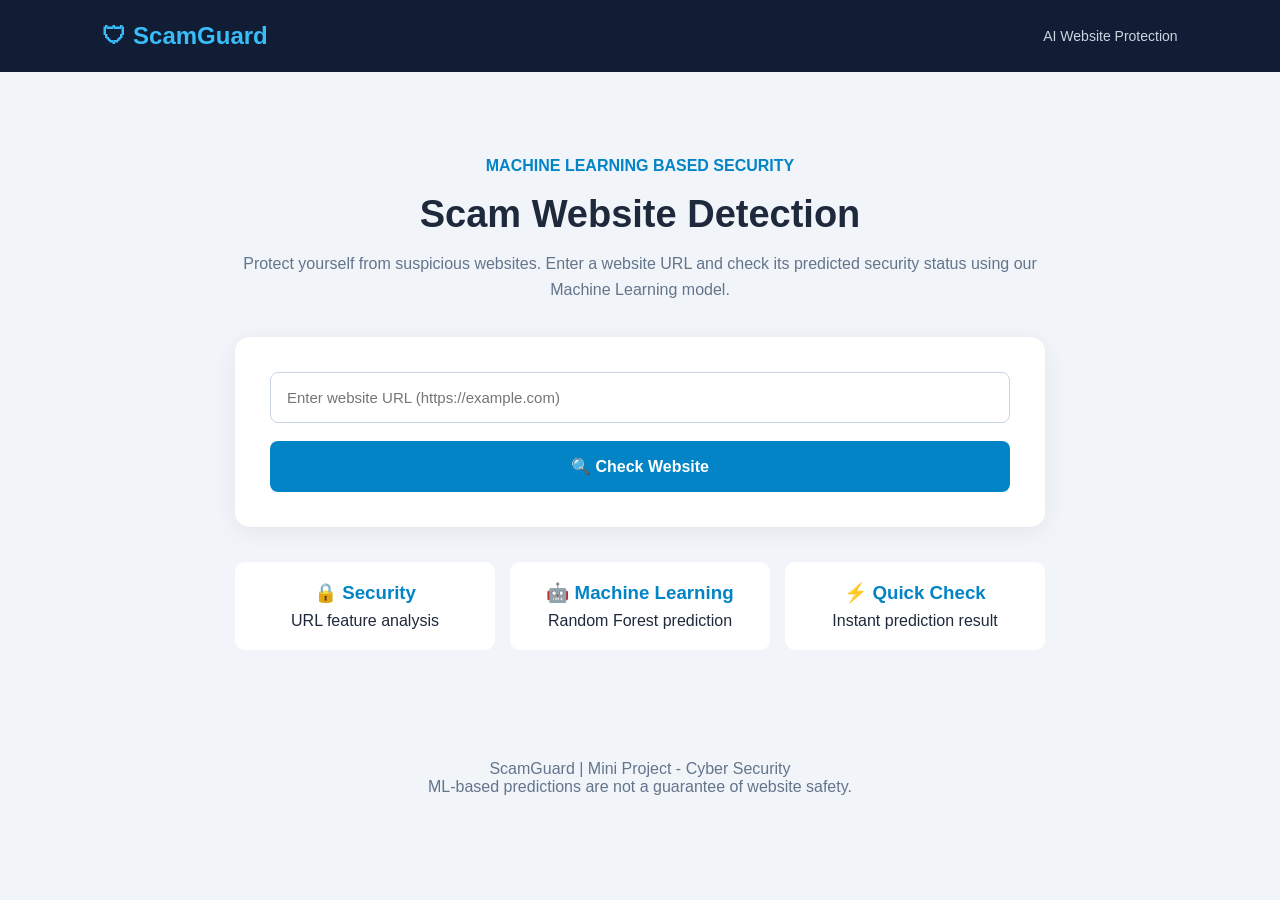
<file: index.html>
<!DOCTYPE html>
<html lang="en">
<head>
<meta charset="UTF-8">
<meta name="viewport" content="width=device-width, initial-scale=1.0">
<title>ScamGuard - Website Detection</title>

<style>
* {
    margin: 0;
    padding: 0;
    box-sizing: border-box;
}

body {
    font-family: Arial, sans-serif;
    background: #f1f5f9;
    color: #1e293b;
}

header {
    background: #101d35;
    color: white;
    padding: 22px 8%;
    display: flex;
    justify-content: space-between;
    align-items: center;
}

header h2 {
    color: #38bdf8;
}

header span {
    font-size: 14px;
    color: #cbd5e1;
}

.container {
    max-width: 850px;
    margin: 65px auto;
    padding: 20px;
    text-align: center;
}

.tag {
    color: #0284c7;
    font-weight: bold;
    margin-bottom: 18px;
}

h1 {
    font-size: 38px;
    margin-bottom: 15px;
}

.description {
    color: #64748b;
    line-height: 1.6;
    margin-bottom: 35px;
}

.scanner {
    background: white;
    padding: 35px;
    border-radius: 15px;
    box-shadow: 0 5px 25px #00000010;
}

input {
    width: 100%;
    padding: 16px;
    border: 1px solid #cbd5e1;
    border-radius: 8px;
    font-size: 15px;
    margin-bottom: 18px;
}

button {
    width: 100%;
    padding: 16px;
    background: #0284c7;
    color: white;
    border: none;
    border-radius: 8px;
    font-size: 16px;
    font-weight: bold;
    cursor: pointer;
}

button:hover {
    background: #0369a1;
}

button:disabled {
    opacity: 0.6;
    cursor: wait;
}

#result {
    margin-top: 25px;
    padding: 20px;
    border-radius: 10px;
    display: none;
    line-height: 1.7;
}

.safe {
    display: block !important;
    background: #dcfce7;
    color: #166534;
    border: 1px solid #86efac;
}

.scam {
    display: block !important;
    background: #fee2e2;
    color: #991b1b;
    border: 1px solid #fca5a5;
}

.error {
    display: block !important;
    background: #fff7ed;
    color: #9a3412;
    border: 1px solid #fed7aa;
}

.features {
    display: flex;
    justify-content: space-around;
    gap: 15px;
    margin-top: 35px;
    flex-wrap: wrap;
}

.feature {
    background: white;
    padding: 20px;
    border-radius: 10px;
    flex: 1;
    min-width: 180px;
}

.feature h3 {
    color: #0284c7;
    margin-bottom: 8px;
}

footer {
    text-align: center;
    padding: 25px;
    color: #64748b;
}

@media(max-width: 600px) {
    h1 { font-size: 28px; }
    .scanner { padding: 22px; }
}
</style>
</head>

<body>

<header>
    <h2>🛡 ScamGuard</h2>
    <span>AI Website Protection</span>
</header>

<div class="container">

    <p class="tag">MACHINE LEARNING BASED SECURITY</p>

    <h1>Scam Website Detection</h1>

    <p class="description">
        Protect yourself from suspicious websites.
        Enter a website URL and check its predicted security status
        using our Machine Learning model.
    </p>

    <div class="scanner">

        <input
            type="text"
            id="urlInput"
            placeholder="Enter website URL (https://example.com)"
        >

        <button id="checkButton" onclick="checkWebsite()">
            🔍 Check Website
        </button>

        <div id="result"></div>

    </div>

    <div class="features">

        <div class="feature">
            <h3>🔒 Security</h3>
            <p>URL feature analysis</p>
        </div>

        <div class="feature">
            <h3>🤖 Machine Learning</h3>
            <p>Random Forest prediction</p>
        </div>

        <div class="feature">
            <h3>⚡ Quick Check</h3>
            <p>Instant prediction result</p>
        </div>

    </div>

</div>

<footer>
    <p>ScamGuard | Mini Project - Cyber Security</p>
    <p>ML-based predictions are not a guarantee of website safety.</p>
</footer>

<script>

async function checkWebsite() {

    const url = document.getElementById("urlInput").value.trim();
    const result = document.getElementById("result");
    const button = document.getElementById("checkButton");

    result.style.display = "none";
    result.className = "";

    if (!url) {
        result.className = "error";
        result.innerHTML = "Please enter a website URL.";
        return;
    }

    button.disabled = true;
    button.innerText = "Checking...";
    
    try {

        const response = await fetch("http://127.0.0.1:5000/check", {
            method: "POST",
            headers: {
                "Content-Type": "application/json"
            },
            body: JSON.stringify({url: url})
        });

        const data = await response.json();

        if (!response.ok) {
            throw new Error(data.error || "Unable to check URL");
        }

        if (data.result === "SAFE") {

            result.className = "safe";
            result.innerHTML =
                "<h2>✅ SAFE WEBSITE</h2>" +
                "<p>Our ML model predicts this URL as SAFE.</p>" +
                "<small>Prediction is not a guarantee of safety.</small>";

        } else {

            result.className = "scam";
            result.innerHTML =
                "<h2>⚠ SCAM WEBSITE DETECTED</h2>" +
                "<p>Our ML model predicts this URL as suspicious.</p>" +
                "<small>Avoid entering personal information.</small>";

        }

    } catch (error) {

        result.className = "error";
        result.innerHTML =
            "<h3>Connection Error</h3><p>" +
            error.message +
            "</p><p>Make sure Flask backend is running.</p>";

    }

    button.disabled = false;
    button.innerText = "🔍 Check Website";

}

</script>

</body>
</html>
</file>
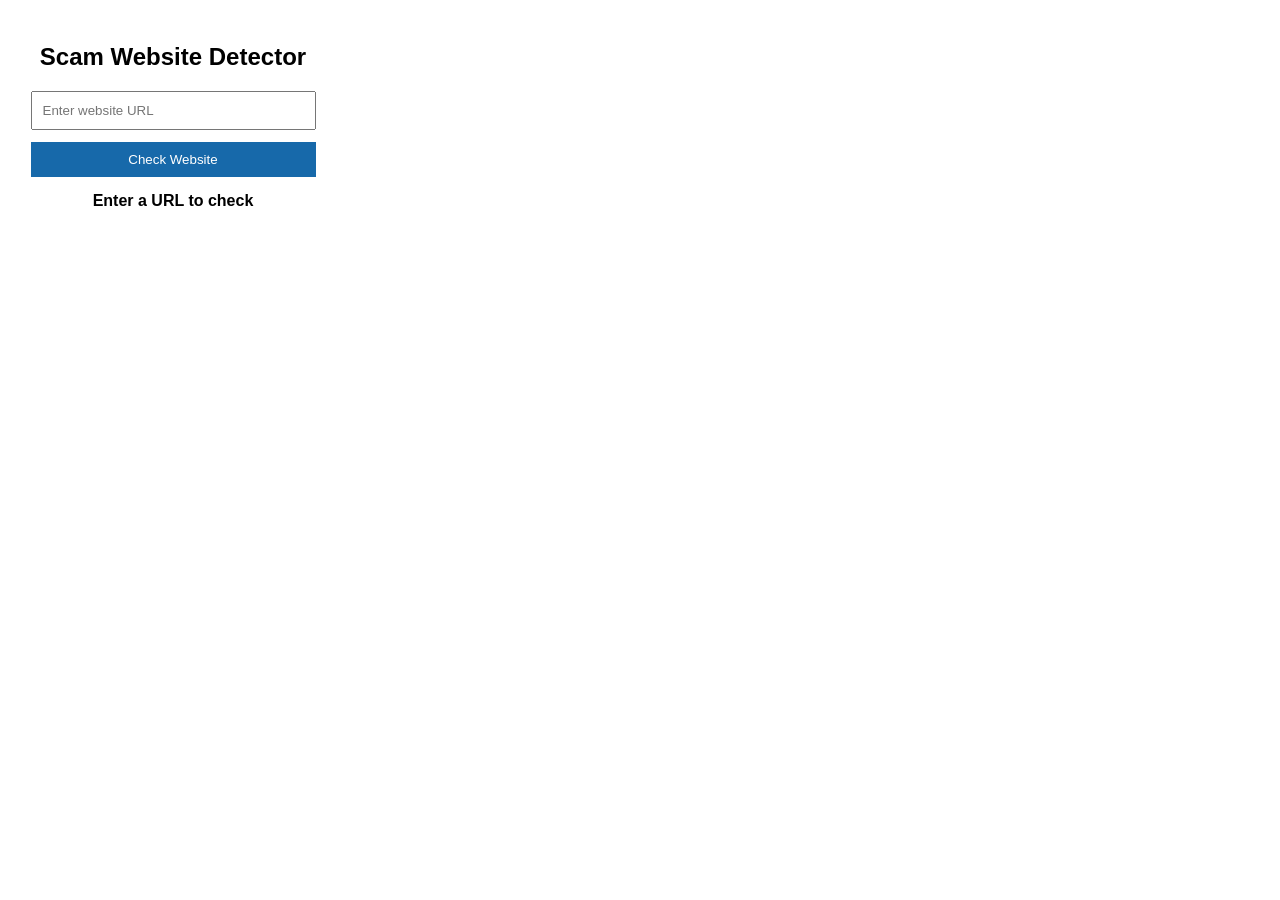
<file: popup.html>
<!DOCTYPE html>
<html>
<head>
    <title>Scam Detector</title>
    <link rel="stylesheet" href="popup.css">
</head>
<body>
    <h2>Scam Website Detector</h2>
    <input type="text" id="urlInput" placeholder="Enter website URL">
    <button id="checkButton">Check Website</button>
    <p id="result">Enter a URL to check</p>
    <script src="popup.js"></script>
</body>
</html>
</file>
<file: popup.css>
body {
    width: 300px;
    padding: 15px;
    font-family: Arial, sans-serif;
    text-align: center;
}

input {
    width: 95%;
    padding: 10px;
    box-sizing: border-box;
}

button {
    width: 95%;
    padding: 10px;
    margin-top: 12px;
    background: #1769aa;
    color: white;
    border: none;
    cursor: pointer;
}

#result {
    font-weight: bold;
    margin-top: 15px;
}

.safe {
    color: green;
}

.scam {
    color: red;
}
</file>
